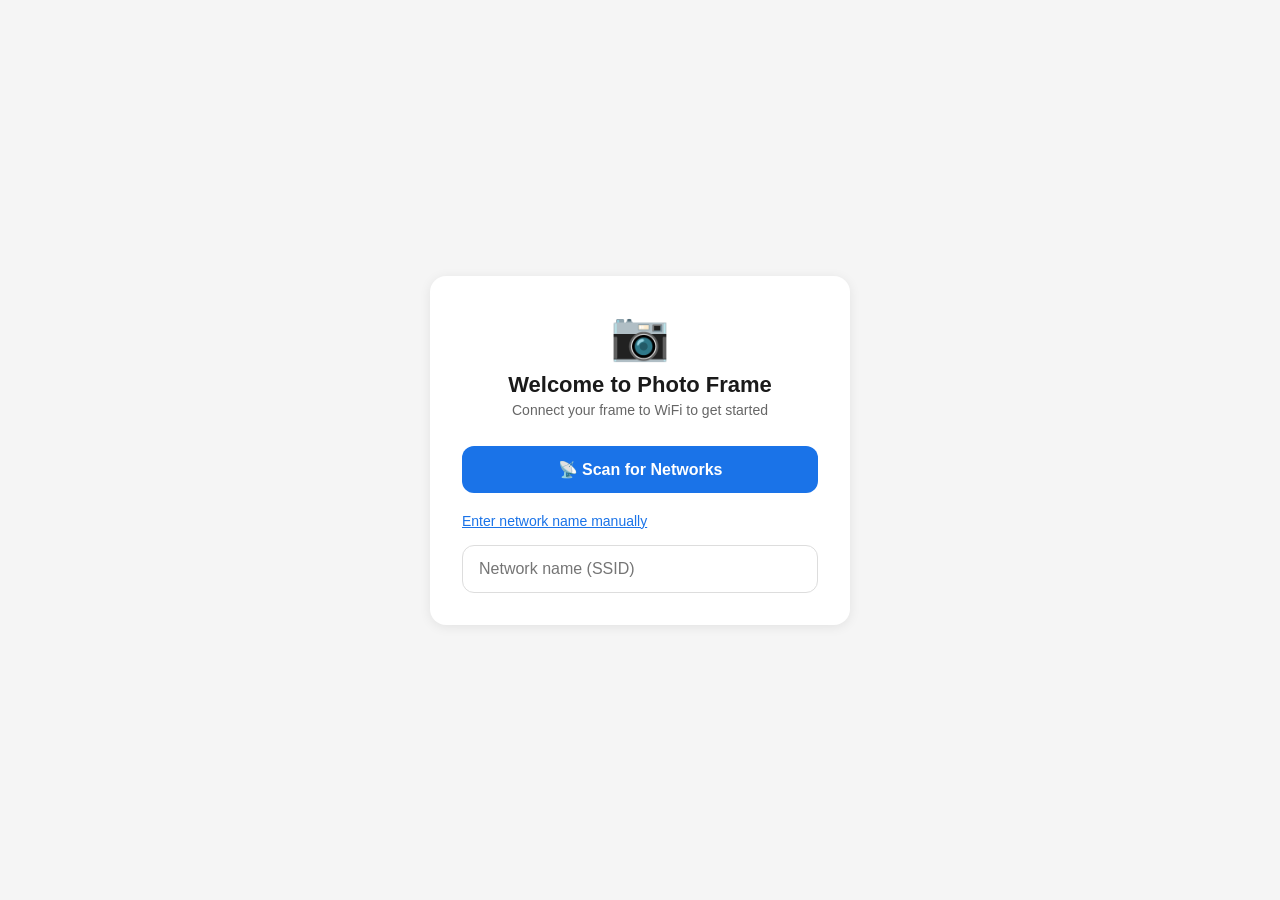
<file: web/setup.html>
<!DOCTYPE html>
<html lang="en">
<head>
    <meta charset="UTF-8">
    <meta name="viewport" content="width=device-width, initial-scale=1.0, maximum-scale=1.0, user-scalable=no">
    <title>Photo Frame Setup</title>
    <style>
        * {
            margin: 0;
            padding: 0;
            box-sizing: border-box;
        }

        body {
            font-family: -apple-system, BlinkMacSystemFont, 'Segoe UI', Roboto, sans-serif;
            background: #f5f5f5;
            color: #1a1a1a;
            min-height: 100vh;
            display: flex;
            align-items: center;
            justify-content: center;
            padding: 16px;
        }

        .container {
            background: #ffffff;
            border-radius: 16px;
            box-shadow: 0 2px 12px rgba(0, 0, 0, 0.08);
            padding: 32px;
            max-width: 420px;
            width: 100%;
        }

        .header {
            text-align: center;
            margin-bottom: 28px;
        }

        .header__icon {
            font-size: 48px;
            margin-bottom: 8px;
        }

        .header h1 {
            font-size: 22px;
            font-weight: 700;
            margin-bottom: 4px;
        }

        .header p {
            font-size: 14px;
            color: #666;
        }

        .scan-btn {
            width: 100%;
            padding: 14px 20px;
            border: none;
            border-radius: 12px;
            background: #1a73e8;
            color: #fff;
            font-size: 16px;
            font-weight: 600;
            cursor: pointer;
            display: flex;
            align-items: center;
            justify-content: center;
            gap: 8px;
            transition: background 0.2s;
        }

        .scan-btn:hover {
            background: #1557b0;
        }

        .scan-btn:disabled {
            background: #ccc;
            cursor: not-allowed;
        }

        .scan-btn .spinner {
            display: none;
            width: 18px;
            height: 18px;
            border: 2px solid rgba(255, 255, 255, 0.3);
            border-top-color: #fff;
            border-radius: 50%;
            animation: spin 0.8s linear infinite;
        }

        .scan-btn.loading .spinner {
            display: inline-block;
        }

        .scan-btn.loading .btn-text {
            display: none;
        }

        @keyframes spin {
            to { transform: rotate(360deg); }
        }

        .network-list {
            margin-top: 16px;
            max-height: 240px;
            overflow-y: auto;
            border-radius: 12px;
            border: 1px solid #e0e0e0;
        }

        .network-list.hidden {
            display: none;
        }

        .network-item {
            padding: 14px 16px;
            border-bottom: 1px solid #f0f0f0;
            cursor: pointer;
            display: flex;
            align-items: center;
            justify-content: space-between;
            transition: background 0.15s;
        }

        .network-item:last-child {
            border-bottom: none;
        }

        .network-item:hover {
            background: #f8f9fa;
        }

        .network-item.selected {
            background: #e8f0fe;
        }

        .network-item__name {
            font-size: 15px;
            font-weight: 500;
        }

        .network-item__meta {
            display: flex;
            align-items: center;
            gap: 8px;
            font-size: 12px;
            color: #888;
        }

        .signal-bars {
            display: inline-flex;
            align-items: flex-end;
            gap: 1px;
            height: 14px;
        }

        .signal-bars span {
            width: 3px;
            background: #ccc;
            border-radius: 1px;
        }

        .signal-bars span.active {
            background: #1a73e8;
        }

        .signal-bars span:nth-child(1) { height: 4px; }
        .signal-bars span:nth-child(2) { height: 7px; }
        .signal-bars span:nth-child(3) { height: 10px; }
        .signal-bars span:nth-child(4) { height: 14px; }

        .password-section {
            margin-top: 16px;
        }

        .password-section.hidden {
            display: none;
        }

        .selected-network {
            font-size: 14px;
            color: #444;
            margin-bottom: 8px;
        }

        .selected-network strong {
            color: #1a73e8;
        }

        .input-group {
            position: relative;
        }

        .input-group input {
            width: 100%;
            padding: 14px 48px 14px 16px;
            border: 1px solid #ddd;
            border-radius: 12px;
            font-size: 16px;
            outline: none;
            transition: border-color 0.2s;
        }

        .input-group input:focus {
            border-color: #1a73e8;
        }

        .toggle-password {
            position: absolute;
            right: 12px;
            top: 50%;
            transform: translateY(-50%);
            background: none;
            border: none;
            font-size: 20px;
            cursor: pointer;
            padding: 4px;
            color: #888;
        }

        .connect-btn {
            width: 100%;
            padding: 14px 20px;
            border: none;
            border-radius: 12px;
            background: #34a853;
            color: #fff;
            font-size: 16px;
            font-weight: 600;
            cursor: pointer;
            margin-top: 12px;
            display: flex;
            align-items: center;
            justify-content: center;
            gap: 8px;
            transition: background 0.2s;
        }

        .connect-btn:hover {
            background: #2d8f47;
        }

        .connect-btn:disabled {
            background: #ccc;
            cursor: not-allowed;
        }

        .connect-btn .spinner {
            display: none;
            width: 18px;
            height: 18px;
            border: 2px solid rgba(255, 255, 255, 0.3);
            border-top-color: #fff;
            border-radius: 50%;
            animation: spin 0.8s linear infinite;
        }

        .connect-btn.loading .spinner {
            display: inline-block;
        }

        .connect-btn.loading .btn-text {
            display: none;
        }

        .error-msg {
            margin-top: 12px;
            padding: 12px 16px;
            background: #fdecea;
            border-radius: 8px;
            color: #c62828;
            font-size: 14px;
        }

        .error-msg.hidden {
            display: none;
        }

        .success-screen {
            text-align: center;
            padding: 20px 0;
        }

        .success-screen.hidden {
            display: none;
        }

        .success-screen__icon {
            font-size: 64px;
            margin-bottom: 16px;
        }

        .success-screen h2 {
            font-size: 20px;
            margin-bottom: 12px;
            color: #34a853;
        }

        .success-screen p {
            font-size: 14px;
            color: #555;
            line-height: 1.6;
        }

        .empty-state {
            text-align: center;
            padding: 20px;
            color: #888;
            font-size: 14px;
        }

        .empty-state.hidden {
            display: none;
        }

        .manual-ssid-section {
            margin-top: 12px;
        }

        .manual-ssid-section.hidden {
            display: none;
        }

        .manual-ssid-btn {
            background: none;
            border: none;
            color: #1a73e8;
            font-size: 14px;
            cursor: pointer;
            padding: 8px 0;
            text-decoration: underline;
        }

        .manual-ssid-input {
            width: 100%;
            padding: 14px 16px;
            border: 1px solid #ddd;
            border-radius: 12px;
            font-size: 16px;
            outline: none;
            margin-top: 8px;
            transition: border-color 0.2s;
        }

        .manual-ssid-input:focus {
            border-color: #1a73e8;
        }
    </style>
</head>
<body>
    <div class="container">
        <!-- Setup Form -->
        <div id="setup-form">
            <div class="header">
                <div class="header__icon">📷</div>
                <h1>Welcome to Photo Frame</h1>
                <p>Connect your frame to WiFi to get started</p>
            </div>

            <button class="scan-btn" id="scan-btn" onclick="scanNetworks()">
                <span class="spinner"></span>
                <span class="btn-text">📡 Scan for Networks</span>
            </button>

            <div class="network-list hidden" id="network-list"></div>

            <div class="empty-state hidden" id="empty-state">
                No networks found. Try scanning again.
            </div>

            <div class="manual-ssid-section" id="manual-ssid-section">
                <button class="manual-ssid-btn" onclick="toggleManualSsid()">
                    Enter network name manually
                </button>
                <input type="text" class="manual-ssid-input hidden" id="manual-ssid-input"
                       placeholder="Network name (SSID)" oninput="onManualSsidInput()">
            </div>

            <div class="password-section hidden" id="password-section">
                <p class="selected-network">
                    Connecting to: <strong id="selected-ssid-label"></strong>
                </p>
                <div class="input-group">
                    <input type="password" id="password-input" placeholder="WiFi password"
                           onkeydown="if(event.key==='Enter') connectWifi()">
                    <button class="toggle-password" onclick="togglePassword()">👁</button>
                </div>
                <button class="connect-btn" id="connect-btn" onclick="connectWifi()">
                    <span class="spinner"></span>
                    <span class="btn-text">🔗 Connect</span>
                </button>
            </div>

            <div class="error-msg hidden" id="error-msg"></div>
        </div>

        <!-- Success Screen -->
        <div class="success-screen hidden" id="success-screen">
            <div class="success-screen__icon">✅</div>
            <h2>Connected!</h2>
            <p>
                Your photo frame is now connecting to your home WiFi.
                It will restart in a few seconds.
            </p>
            <p style="margin-top: 12px;">
                Once restarted, access your frame at:<br>
                <strong>http://photo-frame.local</strong><br>
                <span style="font-size: 12px; color: #888;">
                    or find its IP address on your router
                </span>
            </p>
        </div>
    </div>

    <script>
        let selectedSsid = '';

        async function scanNetworks() {
            const btn = document.getElementById('scan-btn');
            const list = document.getElementById('network-list');
            const empty = document.getElementById('empty-state');
            const error = document.getElementById('error-msg');

            btn.classList.add('loading');
            btn.disabled = true;
            list.classList.add('hidden');
            empty.classList.add('hidden');
            error.classList.add('hidden');

            try {
                const resp = await fetch('/api/wifi/scan');
                const data = await resp.json();

                if (data.networks && data.networks.length > 0) {
                    list.innerHTML = data.networks.map(n => `
                        <div class="network-item" onclick="selectNetwork('${escapeHtml(n.ssid)}')">
                            <span class="network-item__name">${escapeHtml(n.ssid)}</span>
                            <div class="network-item__meta">
                                <span>${n.security === 'Open' ? '🔓' : '🔒'}</span>
                                ${signalBars(n.signal)}
                            </div>
                        </div>
                    `).join('');
                    list.classList.remove('hidden');
                } else {
                    empty.classList.remove('hidden');
                }
            } catch (e) {
                showError('Failed to scan networks. Please try again.');
            } finally {
                btn.classList.remove('loading');
                btn.disabled = false;
            }
        }

        function selectNetwork(ssid) {
            selectedSsid = ssid;

            // Highlight selected
            document.querySelectorAll('.network-item').forEach(el => {
                el.classList.remove('selected');
                if (el.querySelector('.network-item__name').textContent === ssid) {
                    el.classList.add('selected');
                }
            });

            // Show password section
            document.getElementById('selected-ssid-label').textContent = ssid;
            document.getElementById('password-section').classList.remove('hidden');
            document.getElementById('password-input').focus();
        }

        function toggleManualSsid() {
            const input = document.getElementById('manual-ssid-input');
            input.classList.toggle('hidden');
            if (!input.classList.contains('hidden')) {
                input.focus();
            }
        }

        function onManualSsidInput() {
            const val = document.getElementById('manual-ssid-input').value.trim();
            if (val) {
                selectedSsid = val;
                document.getElementById('selected-ssid-label').textContent = val;
                document.getElementById('password-section').classList.remove('hidden');
            }
        }

        async function connectWifi() {
            const password = document.getElementById('password-input').value;
            const btn = document.getElementById('connect-btn');
            const error = document.getElementById('error-msg');

            if (!selectedSsid) {
                showError('Please select a network first.');
                return;
            }

            btn.classList.add('loading');
            btn.disabled = true;
            error.classList.add('hidden');

            try {
                const resp = await fetch('/api/wifi/connect', {
                    method: 'POST',
                    headers: { 'Content-Type': 'application/json' },
                    body: JSON.stringify({ ssid: selectedSsid, password: password })
                });

                const data = await resp.json();

                if (resp.ok && data.success) {
                    // Show success
                    document.getElementById('setup-form').classList.add('hidden');
                    document.getElementById('success-screen').classList.remove('hidden');
                } else {
                    showError(data.detail || 'Connection failed. Check password and try again.');
                }
            } catch (e) {
                showError('Connection error. Please try again.');
            } finally {
                btn.classList.remove('loading');
                btn.disabled = false;
            }
        }

        function togglePassword() {
            const input = document.getElementById('password-input');
            input.type = input.type === 'password' ? 'text' : 'password';
        }

        function showError(msg) {
            const el = document.getElementById('error-msg');
            el.textContent = msg;
            el.classList.remove('hidden');
        }

        function signalBars(signal) {
            const level = signal > 75 ? 4 : signal > 50 ? 3 : signal > 25 ? 2 : 1;
            let bars = '';
            for (let i = 1; i <= 4; i++) {
                bars += `<span${i <= level ? ' class="active"' : ''}></span>`;
            }
            return `<div class="signal-bars">${bars}</div>`;
        }

        function escapeHtml(str) {
            const div = document.createElement('div');
            div.textContent = str;
            return div.innerHTML.replace(/'/g, '&#39;').replace(/"/g, '&quot;');
        }
    </script>
</body>
</html>
</file>
